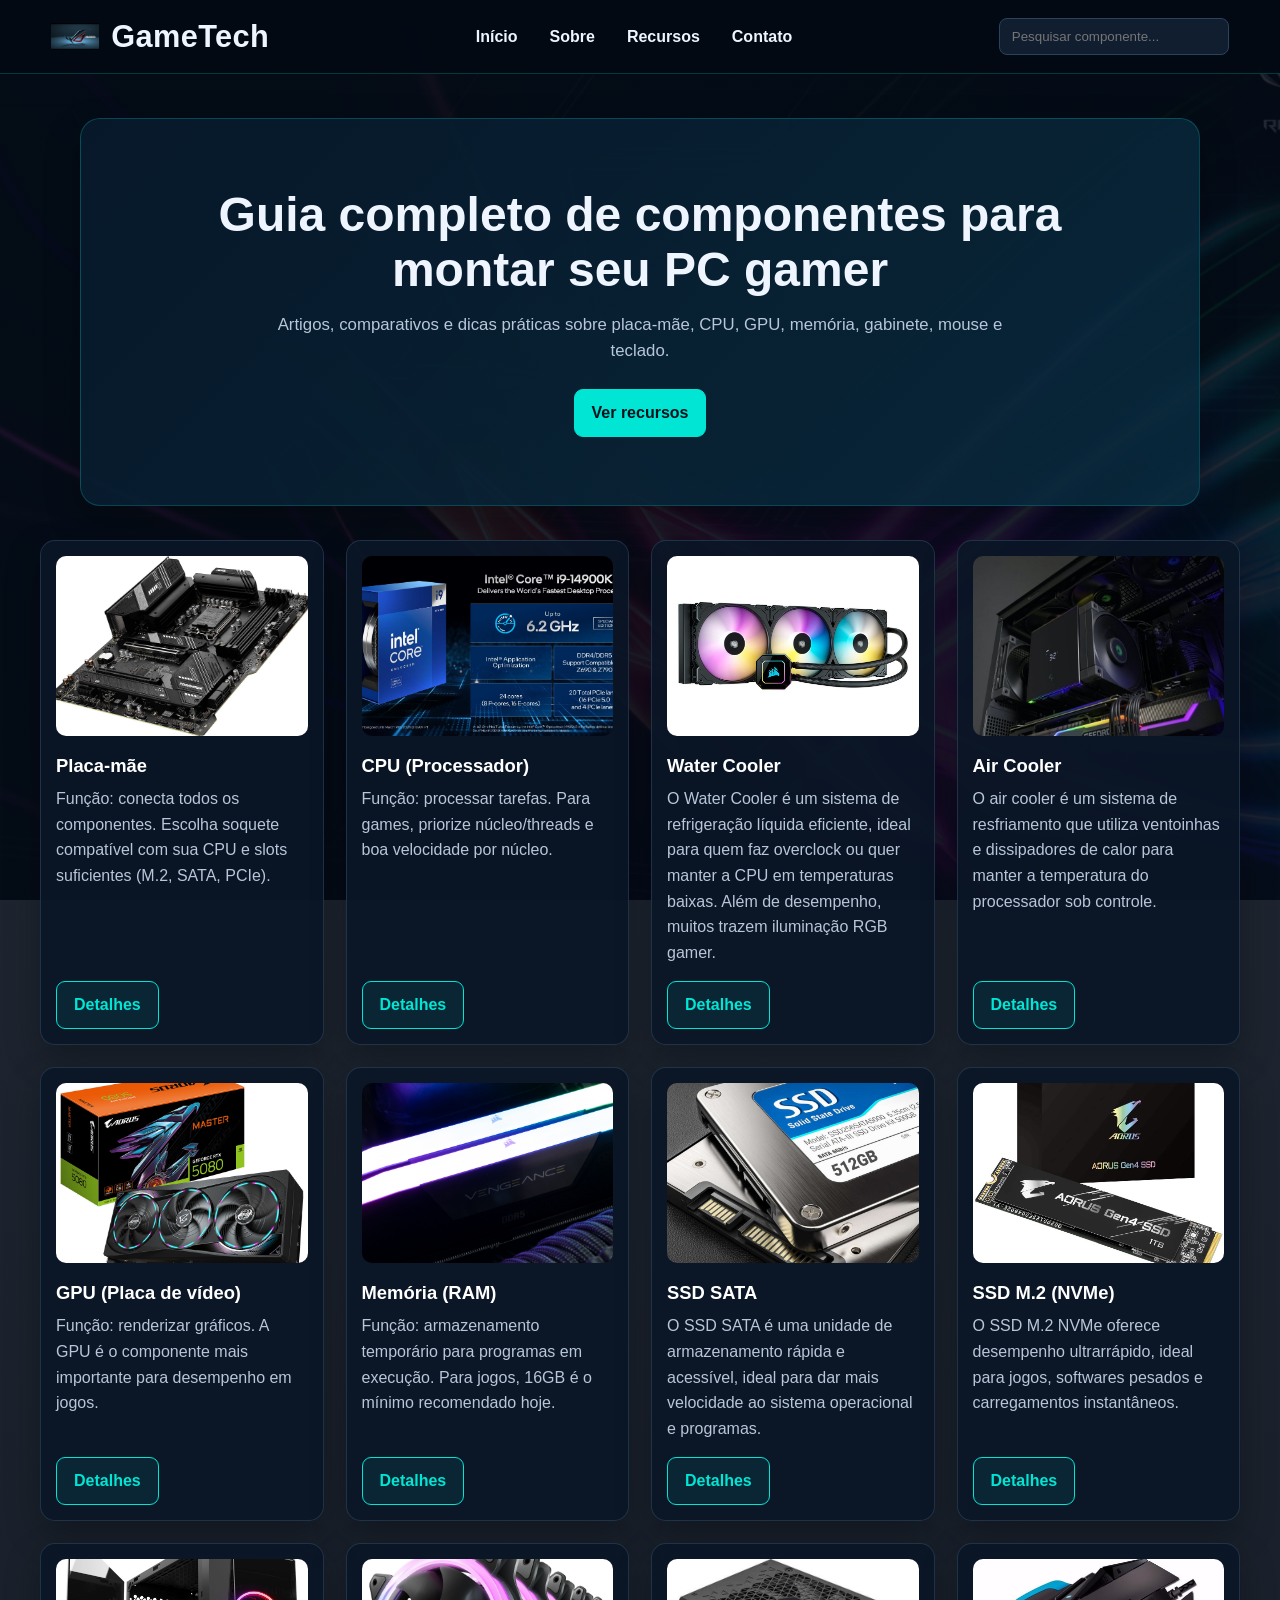
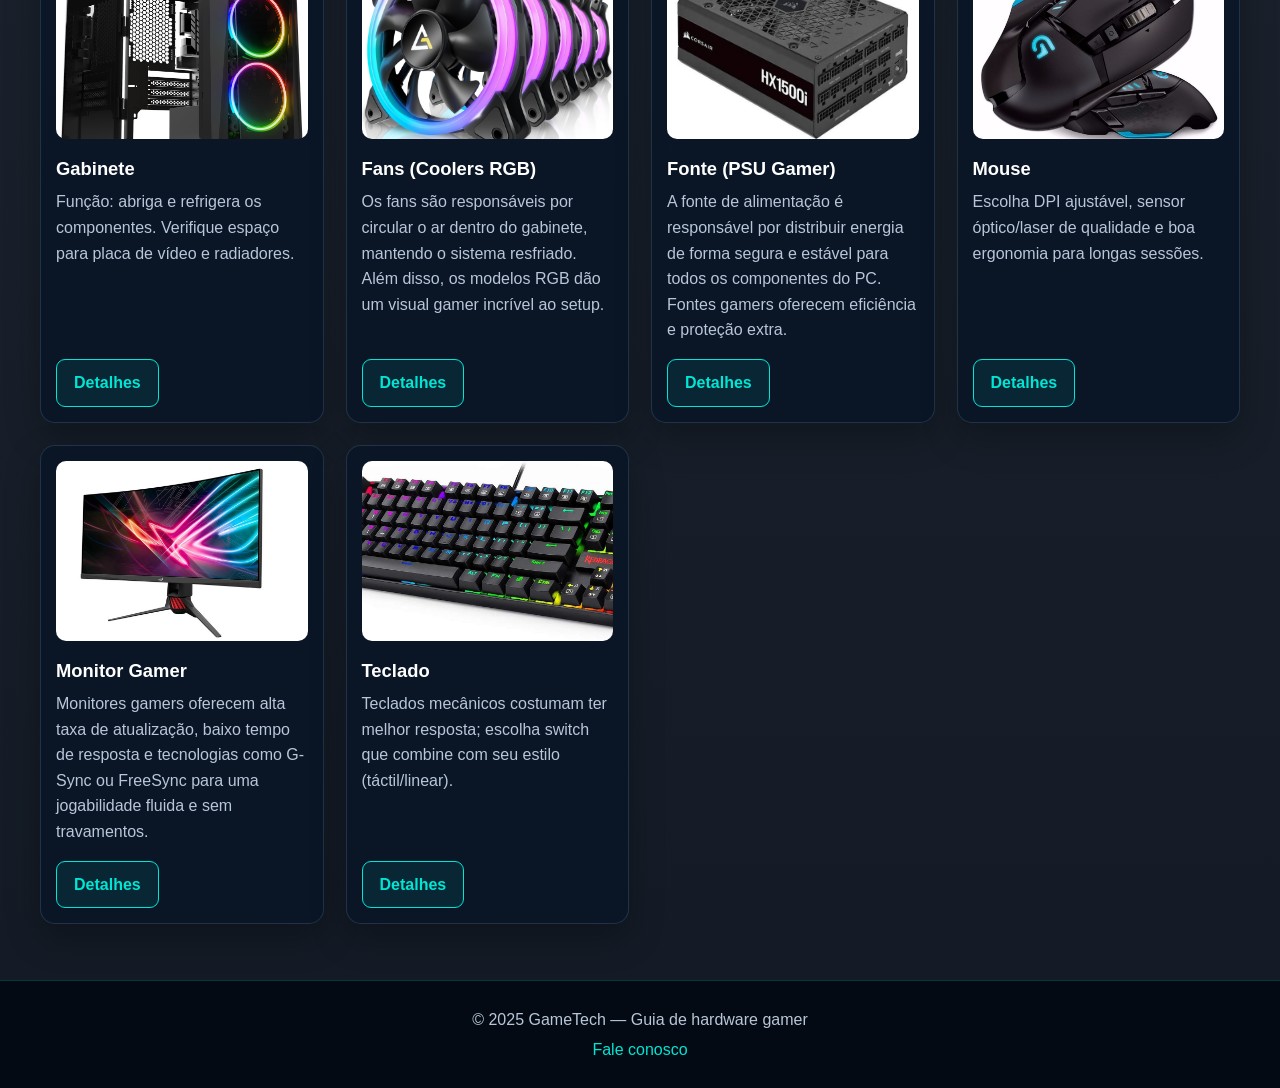
<file: index.html>
<!DOCTYPE html>
<html lang="pt-BR">
<head>
<meta charset="utf-8">
<meta name="viewport" content="width=device-width,initial-scale=1">
<title>GameTech — Componentes Gamer</title>
<link rel="stylesheet" href="style.css">
</head>
<body>
<header class="topbar">
<div class="brand">
<img src="logo.png" alt="Logo GameTech" class="logo">
<h1>GameTech</h1>
</div>
<nav class="main-nav">
<a href="index.html">Início</a>
<a href="sobre.html">Sobre</a>
<a href="recursos.html">Recursos</a>
<a href="contato.html">Contato</a>
</nav>
<div class="search-wrap">
<input id="searchInput" type="text" placeholder="Pesquisar componente...">
</div>
</header>

<main>
<section class="hero">
  <h2>Guia completo de componentes para montar seu PC gamer</h2>
  <p>Artigos, comparativos e dicas práticas sobre placa-mãe, CPU, GPU, memória, gabinete, mouse e teclado.</p>
  <a class="btn btn-primary" href="recursos.html">Ver recursos</a>
</section>

<section class="cards" id="cards">
<article class="card">
<img src="Placa-mae.jpg" width="500" height="300" alt="Placa-mãe">
<h3>Placa-mãe</h3>
<p>Função: conecta todos os componentes. Escolha soquete compatível com sua CPU e slots suficientes (M.2, SATA, PCIe).</p>
<a href="recursos.html#placa-mae" class="btn">Detalhes</a>
</article>


<article class="card">
<img src="cpu.jpg" width="500" height="300" alt="Processador">
<h3>CPU (Processador)</h3>
<p>Função: processar tarefas. Para games, priorize núcleo/threads e boa velocidade por núcleo.</p>
<a href="recursos.html#cpu" class="btn">Detalhes</a>
</article>


<article class="card">
  <img src="watercooler.jpg" width="500" height="300" alt="Water Cooler">
  <h3>Water Cooler</h3>
  <p>O Water Cooler é um sistema de refrigeração líquida eficiente, ideal para quem faz overclock ou quer manter a CPU em temperaturas baixas. Além de desempenho, muitos trazem iluminação RGB gamer.</p>
  <a href="recursos.html#watercooler" class="btn">Detalhes</a>
</article>


<article class="card">
  <img src="aircooler.jpg" width="500" height="300" alt="Air Cooler">
  <h3>Air Cooler</h3>
  <p>O air cooler é um sistema de resfriamento que utiliza ventoinhas e dissipadores de calor para manter a temperatura do processador sob controle.</p>
  <a href="recursos.html#aircooler" class="btn">Detalhes</a>
</article>



<article class="card">
<img src="gpu.jpg" width="500" height="300" alt="Placa de vídeo">
<h3>GPU (Placa de vídeo)</h3>
<p>Função: renderizar gráficos. A GPU é o componente mais importante para desempenho em jogos.</p>
<a href="recursos.html#gpu" class="btn">Detalhes</a>
</article>


<article class="card">
<img src="ram.jpg" width="500" height="300" alt="Memória RAM">
<h3>Memória (RAM)</h3>
<p>Função: armazenamento temporário para programas em execução. Para jogos, 16GB é o mínimo recomendado hoje.</p>
<a href="recursos.html#ram" class="btn">Detalhes</a>
</article>



<article class="card">
  <img src="ssd-sata.jpg" width="500" height="300" alt="SSD SATA">
  <h3>SSD SATA</h3>
  <p>O SSD SATA é uma unidade de armazenamento rápida e acessível, ideal para dar mais velocidade ao sistema operacional e programas.</p>
  <a href="recursos.html#ssd-sata" class="btn">Detalhes</a>
</article>


<article class="card">
  <img src="ssd-m2.jpg" width="500" height="300" alt="SSD M.2 NVMe">
  <h3>SSD M.2 (NVMe)</h3>
  <p>O SSD M.2 NVMe oferece desempenho ultrarrápido, ideal para jogos, softwares pesados e carregamentos instantâneos.</p>
  <a href="recursos.html#ssd-m2" class="btn">Detalhes</a>
</article>


<article class="card">
<img src="gabinete.jpg" width="500" height="300" alt="Gabinete">
<h3>Gabinete</h3>
<p>Função: abriga e refrigera os componentes. Verifique espaço para placa de vídeo e radiadores.</p>
<a href="recursos.html#gabinete" class="btn">Detalhes</a>
</article>


<article class="card">
  <img src="fans.jpg" width="500" height="300" alt="Fans RGB">
  <h3>Fans (Coolers RGB)</h3>
  <p>Os fans são responsáveis por circular o ar dentro do gabinete, mantendo o sistema resfriado. Além disso, os modelos RGB dão um visual gamer incrível ao setup.</p>
  <a href="recursos.html#fans" class="btn">Detalhes</a>
</article>


<article class="card">
  <img src="psu.jpg" width="500" height="300" alt="Fonte Gamer">
  <h3>Fonte (PSU Gamer)</h3>
  <p>A fonte de alimentação é responsável por distribuir energia de forma segura e estável para todos os componentes do PC. Fontes gamers oferecem eficiência e proteção extra.</p>
  <a href="recursos.html#psu" class="btn">Detalhes</a>
</article>


<article class="card">
<img src="mouse.jpg" width="500" height="300" alt="Mouse gamer">
<h3>Mouse</h3>
<p>Escolha DPI ajustável, sensor óptico/laser de qualidade e boa ergonomia para longas sessões.</p>
<a href="recursos.html#mouse" class="btn">Detalhes</a>
</article>

<article class="card">
  <img src="monitor.jpg" width="500" height="300" alt="Monitor Gamer">
  <h3>Monitor Gamer</h3>
  <p>Monitores gamers oferecem alta taxa de atualização, baixo tempo de resposta e tecnologias como G-Sync ou FreeSync para uma jogabilidade fluida e sem travamentos.</p>
  <a href="recursos.html#monitor" class="btn">Detalhes</a>
</article>



<article class="card">
<img src="teclado.jpg" width="500" height="300" alt="Teclado gamer">
<h3>Teclado</h3>
<p>Teclados mecânicos costumam ter melhor resposta; escolha switch que combine com seu estilo (táctil/linear).</p>
<a href="recursos.html#teclado" class="btn">Detalhes</a>
</article>
</section>
</main>


<footer>
<div class="footer-inner">
<p>© 2025 GameTech — Guia de hardware gamer</p>
<p><a href="contato.html">Fale conosco</a></p>
</div>
</footer>


<script src="script.js"></script>
</body>
</html>
</file>
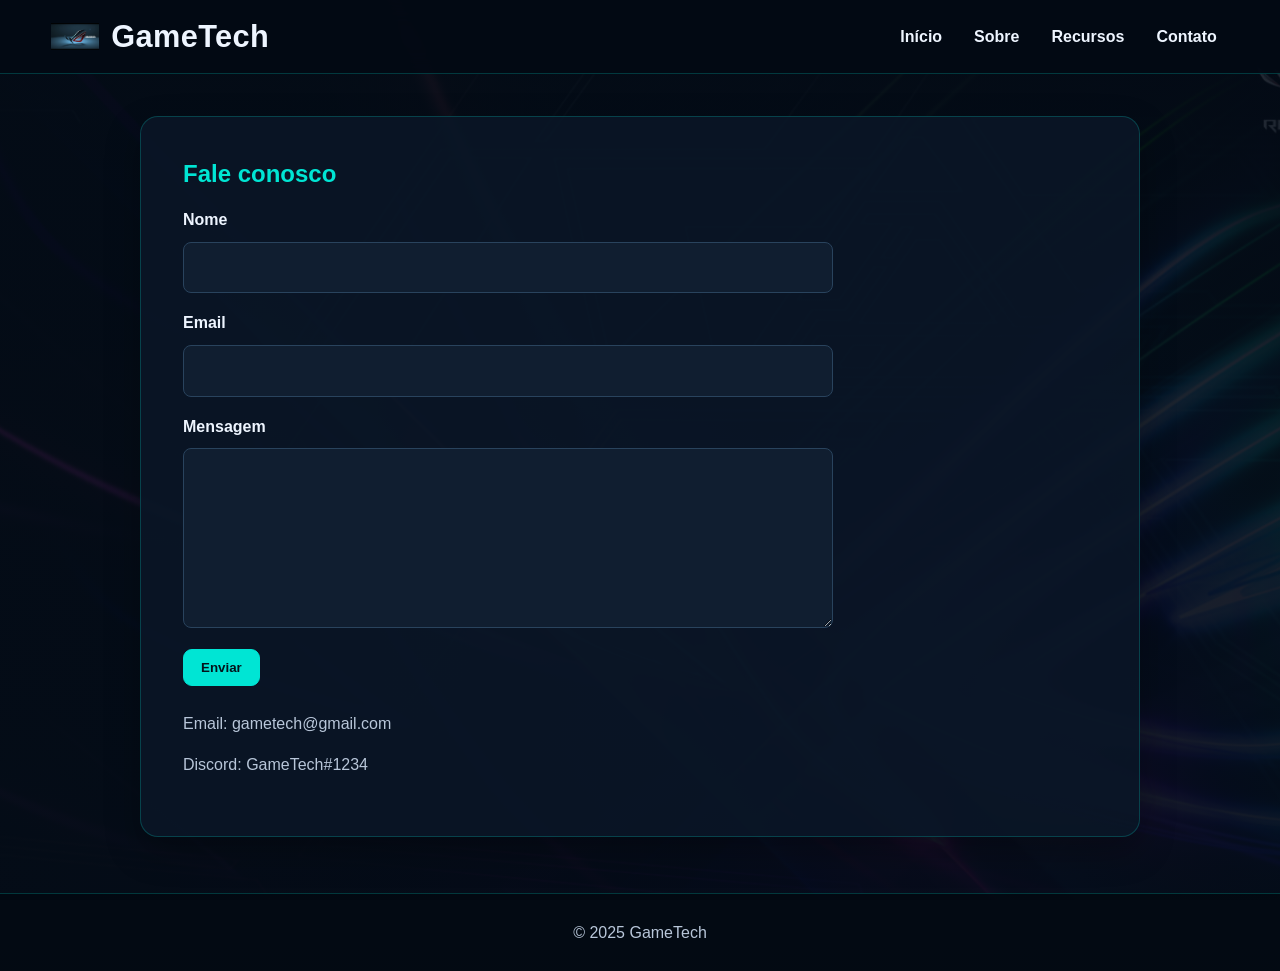
<file: contato.html>
<!DOCTYPE html>
<html lang="pt-BR">
<head>
<meta charset="utf-8">
<meta name="viewport" content="width=device-width,initial-scale=1">
<title>Contato — GameTech</title>
<link rel="stylesheet" href="style.css">
</head>
<body>
<header class="topbar">
<div class="brand"><img src="logo.png" class="logo" alt="logo"><h1>GameTech</h1></div>
<nav class="main-nav">
<a href="index.html">Início</a>
<a href="sobre.html">Sobre</a>
<a href="recursos.html">Recursos</a>
<a href="contato.html">Contato</a>
</nav>
</header>


<main class="content contact">
<h2>Fale conosco</h2>
<form id="contactForm">
<label>Nome</label>
<input type="text" id="name" required>


<label>Email</label>
<input type="email" id="email" required>


<label>Mensagem</label>
<textarea id="message" rows="6" required></textarea>


<button type="submit" class="btn btn-primary">Enviar</button>
</form>


<div class="contact-info">
<p>Email: gametech@gmail.com</p>
<p>Discord: GameTech#1234</p>
</div>
</main>


<footer>
<p>© 2025 GameTech</p>
</footer>


<script src="script.js"></script>
</body>
</html>
</file>
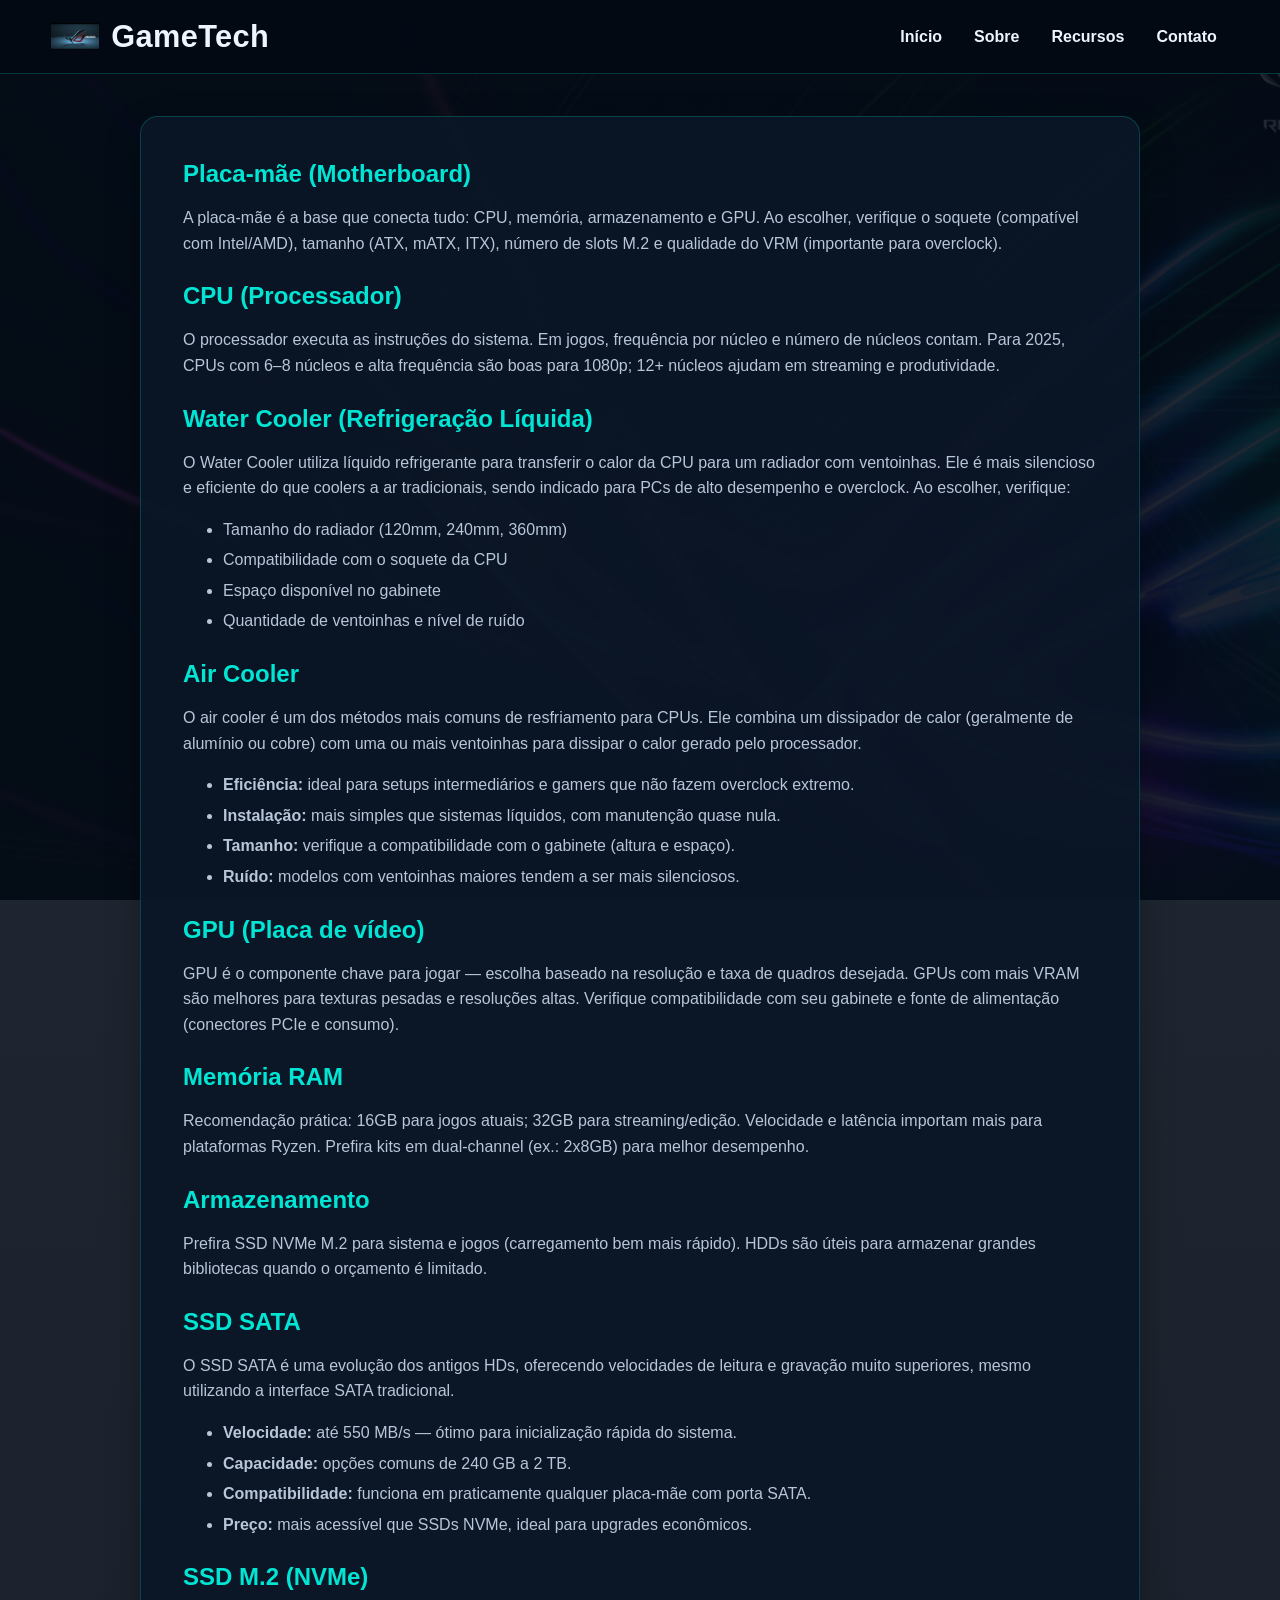
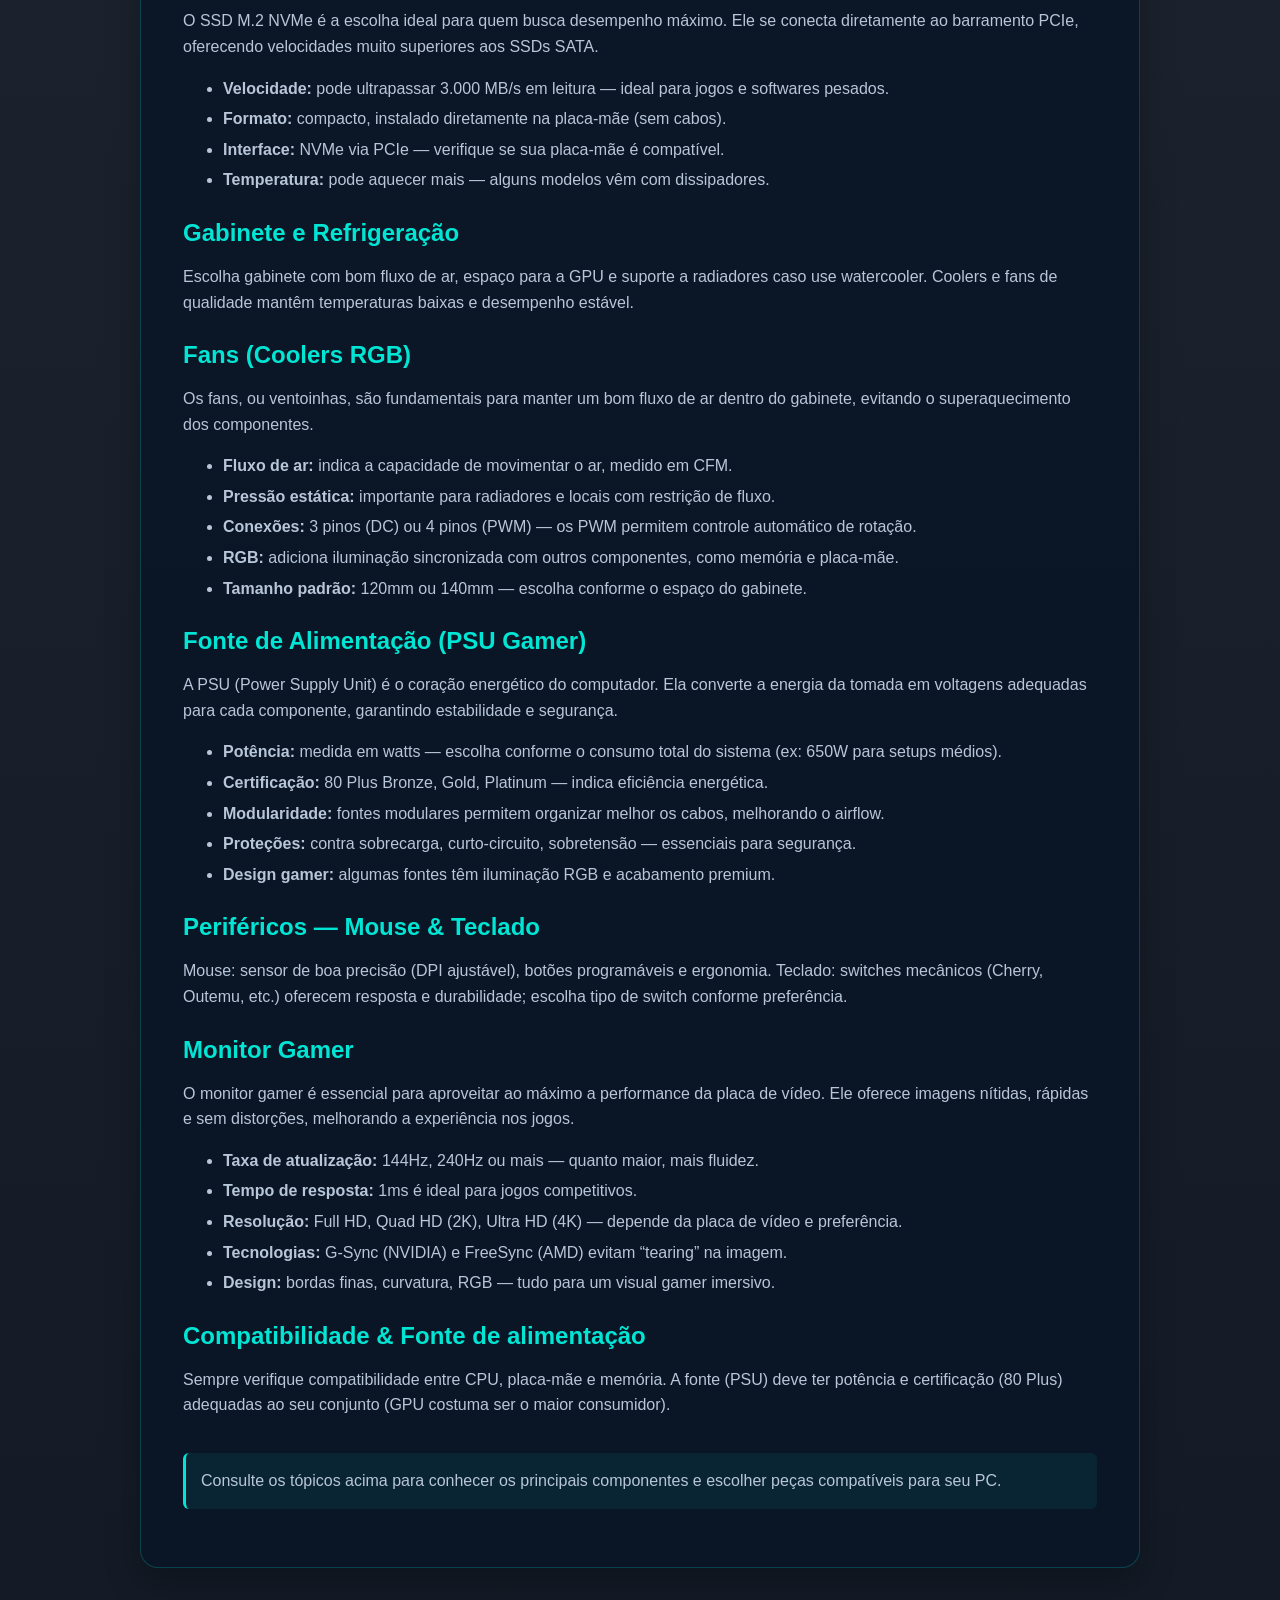
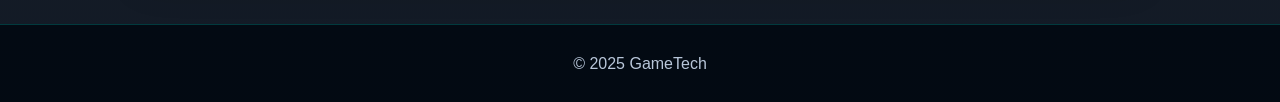
<file: recursos.html>
<!DOCTYPE html>
<html lang="pt-BR">
<head>
<meta charset="utf-8">
<meta name="viewport" content="width=device-width,initial-scale=1">
<title>Recursos — GameTech</title>
<link rel="stylesheet" href="style.css">
</head>
<body>
<header class="topbar">
<div class="brand"><img src="logo.png" class="logo" alt="logo"><h1>GameTech</h1></div>
<nav class="main-nav">
<a href="index.html">Início</a>
<a href="sobre.html">Sobre</a>
<a href="recursos.html">Recursos</a>
<a href="contato.html">Contato</a>
</nav>
</header>


<main class="content resources">
<h2 id="placa-mae">Placa-mãe (Motherboard)</h2>
<p>A placa-mãe é a base que conecta tudo: CPU, memória, armazenamento e GPU. Ao escolher, verifique o soquete (compatível com Intel/AMD), tamanho (ATX, mATX, ITX), número de slots M.2 e qualidade do VRM (importante para overclock).</p>


<h2 id="cpu">CPU (Processador)</h2>
<p>O processador executa as instruções do sistema. Em jogos, frequência por núcleo e número de núcleos contam. Para 2025, CPUs com 6–8 núcleos e alta frequência são boas para 1080p; 12+ núcleos ajudam em streaming e produtividade.</p>


<h2 id="watercooler">Water Cooler (Refrigeração Líquida)</h2>
<p>
O Water Cooler utiliza líquido refrigerante para transferir o calor da CPU para um radiador com ventoinhas. 
Ele é mais silencioso e eficiente do que coolers a ar tradicionais, sendo indicado para PCs de alto desempenho e overclock.
Ao escolher, verifique:
</p>
<ul>
  <li>Tamanho do radiador (120mm, 240mm, 360mm)</li>
  <li>Compatibilidade com o soquete da CPU</li>
  <li>Espaço disponível no gabinete</li>
  <li>Quantidade de ventoinhas e nível de ruído</li>
</ul>

<h2 id="aircooler">Air Cooler</h2>
<p>
O air cooler é um dos métodos mais comuns de resfriamento para CPUs. Ele combina um dissipador de calor (geralmente de alumínio ou cobre) com uma ou mais ventoinhas para dissipar o calor gerado pelo processador.
</p>
<ul>
  <li><b>Eficiência:</b> ideal para setups intermediários e gamers que não fazem overclock extremo.</li>
  <li><b>Instalação:</b> mais simples que sistemas líquidos, com manutenção quase nula.</li>
  <li><b>Tamanho:</b> verifique a compatibilidade com o gabinete (altura e espaço).</li>
  <li><b>Ruído:</b> modelos com ventoinhas maiores tendem a ser mais silenciosos.</li>
</ul>


<h2 id="gpu">GPU (Placa de vídeo)</h2>
<p>GPU é o componente chave para jogar — escolha baseado na resolução e taxa de quadros desejada. GPUs com mais VRAM são melhores para texturas pesadas e resoluções altas. Verifique compatibilidade com seu gabinete e fonte de alimentação (conectores PCIe e consumo).</p>


<h2 id="ram">Memória RAM</h2>
<p>Recomendação prática: 16GB para jogos atuais; 32GB para streaming/edição. Velocidade e latência importam mais para plataformas Ryzen. Prefira kits em dual-channel (ex.: 2x8GB) para melhor desempenho.</p>


<h2 id="armazenamento">Armazenamento</h2>
<p>Prefira SSD NVMe M.2 para sistema e jogos (carregamento bem mais rápido). HDDs são úteis para armazenar grandes bibliotecas quando o orçamento é limitado.</p>


<h2 id="ssd-sata">SSD SATA</h2>
<p>
O SSD SATA é uma evolução dos antigos HDs, oferecendo velocidades de leitura e gravação muito superiores, mesmo utilizando a interface SATA tradicional.
</p>
<ul>
  <li><b>Velocidade:</b> até 550 MB/s — ótimo para inicialização rápida do sistema.</li>
  <li><b>Capacidade:</b> opções comuns de 240 GB a 2 TB.</li>
  <li><b>Compatibilidade:</b> funciona em praticamente qualquer placa-mãe com porta SATA.</li>
  <li><b>Preço:</b> mais acessível que SSDs NVMe, ideal para upgrades econômicos.</li>
</ul>


<h2 id="ssd-m2">SSD M.2 (NVMe)</h2>
<p>
O SSD M.2 NVMe é a escolha ideal para quem busca desempenho máximo. Ele se conecta diretamente ao barramento PCIe, oferecendo velocidades muito superiores aos SSDs SATA.
</p>
<ul>
  <li><b>Velocidade:</b> pode ultrapassar 3.000 MB/s em leitura — ideal para jogos e softwares pesados.</li>
  <li><b>Formato:</b> compacto, instalado diretamente na placa-mãe (sem cabos).</li>
  <li><b>Interface:</b> NVMe via PCIe — verifique se sua placa-mãe é compatível.</li>
  <li><b>Temperatura:</b> pode aquecer mais — alguns modelos vêm com dissipadores.</li>
</ul>


<h2 id="gabinete">Gabinete e Refrigeração</h2>
<p>Escolha gabinete com bom fluxo de ar, espaço para a GPU e suporte a radiadores caso use watercooler. Coolers e fans de qualidade mantêm temperaturas baixas e desempenho estável.</p>


<h2 id="fans">Fans (Coolers RGB)</h2>
<p>
Os fans, ou ventoinhas, são fundamentais para manter um bom fluxo de ar dentro do gabinete, evitando o superaquecimento dos componentes.
</p>
<ul>
  <li><b>Fluxo de ar:</b> indica a capacidade de movimentar o ar, medido em CFM.</li>
  <li><b>Pressão estática:</b> importante para radiadores e locais com restrição de fluxo.</li>
  <li><b>Conexões:</b> 3 pinos (DC) ou 4 pinos (PWM) — os PWM permitem controle automático de rotação.</li>
  <li><b>RGB:</b> adiciona iluminação sincronizada com outros componentes, como memória e placa-mãe.</li>
  <li><b>Tamanho padrão:</b> 120mm ou 140mm — escolha conforme o espaço do gabinete.</li>
</ul>

<h2 id="psu">Fonte de Alimentação (PSU Gamer)</h2>
<p>
A PSU (Power Supply Unit) é o coração energético do computador. Ela converte a energia da tomada em voltagens adequadas para cada componente, garantindo estabilidade e segurança.
</p>
<ul>
  <li><b>Potência:</b> medida em watts — escolha conforme o consumo total do sistema (ex: 650W para setups médios).</li>
  <li><b>Certificação:</b> 80 Plus Bronze, Gold, Platinum — indica eficiência energética.</li>
  <li><b>Modularidade:</b> fontes modulares permitem organizar melhor os cabos, melhorando o airflow.</li>
  <li><b>Proteções:</b> contra sobrecarga, curto-circuito, sobretensão — essenciais para segurança.</li>
  <li><b>Design gamer:</b> algumas fontes têm iluminação RGB e acabamento premium.</li>
</ul>



<h2 id="perifericos">Periféricos — Mouse & Teclado</h2>
<p>Mouse: sensor de boa precisão (DPI ajustável), botões programáveis e ergonomia. Teclado: switches mecânicos (Cherry, Outemu, etc.) oferecem resposta e durabilidade; escolha tipo de switch conforme preferência.</p>

<h2 id="monitor">Monitor Gamer</h2>
<p>
O monitor gamer é essencial para aproveitar ao máximo a performance da placa de vídeo. Ele oferece imagens nítidas, rápidas e sem distorções, melhorando a experiência nos jogos.
</p>
<ul>
  <li><b>Taxa de atualização:</b> 144Hz, 240Hz ou mais — quanto maior, mais fluidez.</li>
  <li><b>Tempo de resposta:</b> 1ms é ideal para jogos competitivos.</li>
  <li><b>Resolução:</b> Full HD, Quad HD (2K), Ultra HD (4K) — depende da placa de vídeo e preferência.</li>
  <li><b>Tecnologias:</b> G-Sync (NVIDIA) e FreeSync (AMD) evitam “tearing” na imagem.</li>
  <li><b>Design:</b> bordas finas, curvatura, RGB — tudo para um visual gamer imersivo.</li>
</ul>

<h2 id="compatibilidade">Compatibilidade & Fonte de alimentação</h2>
<p>Sempre verifique compatibilidade entre CPU, placa-mãe e memória. A fonte (PSU) deve ter potência e certificação (80 Plus) adequadas ao seu conjunto (GPU costuma ser o maior consumidor).</p>


<p class="download-note">Consulte os tópicos acima para conhecer os principais componentes e escolher peças compatíveis para seu PC.</p>
</main>


<footer>
<p>© 2025 GameTech</p>
</footer>
</body>
</html>
</file>
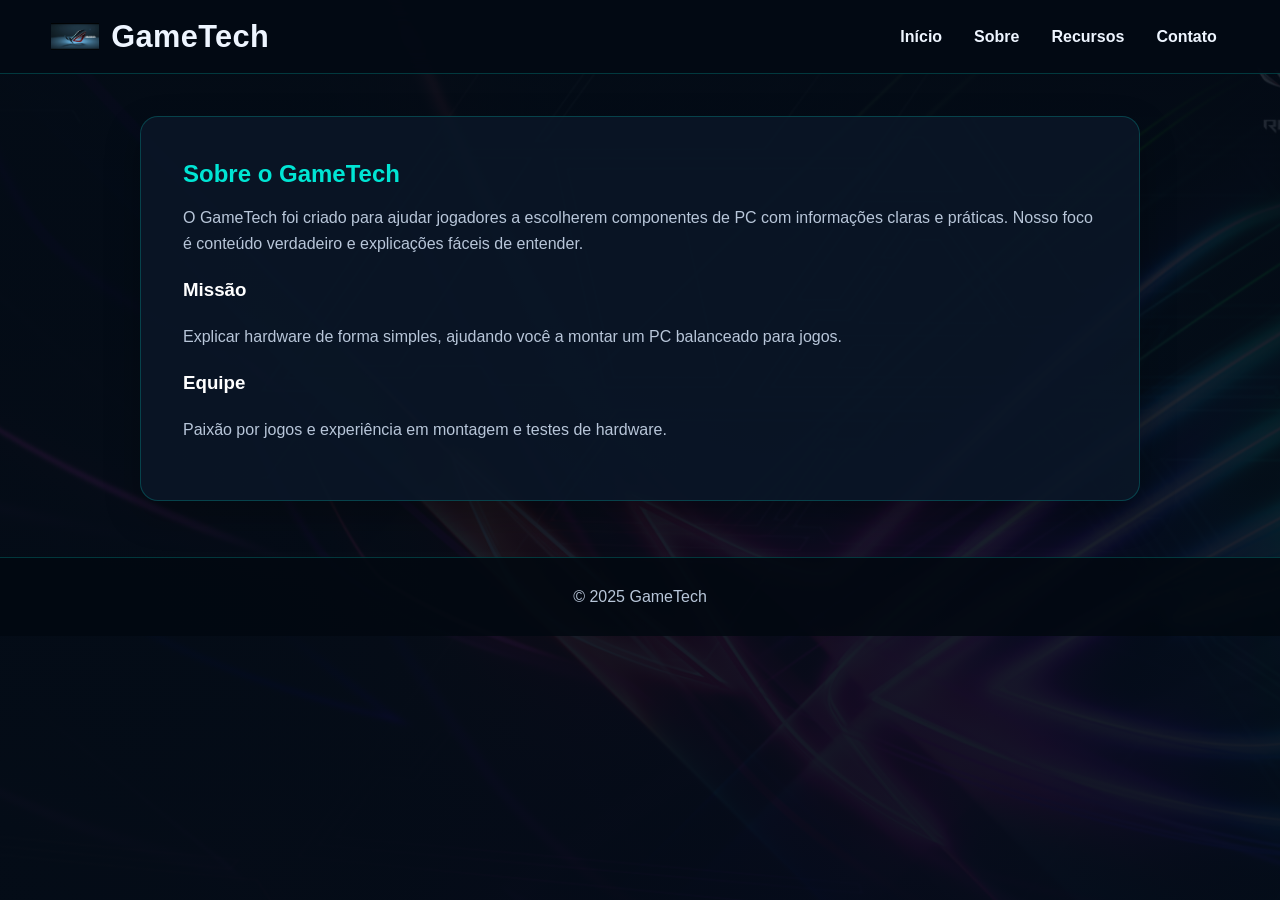
<file: sobre.html>
<!DOCTYPE html>
<html lang="pt-BR">
<head>
<meta charset="utf-8">
<meta name="viewport" content="width=device-width,initial-scale=1">
<title>Sobre — GameTech</title>
<link rel="stylesheet" href="style.css">
</head>
<body>
<header class="topbar">
<div class="brand"><img src="logo.png" class="logo" alt="logo"><h1>GameTech</h1></div>
<nav class="main-nav">
<a href="index.html">Início</a>
<a href="sobre.html">Sobre</a>
<a href="recursos.html">Recursos</a>
<a href="contato.html">Contato</a>
</nav>
</header>

<main class="content">
<h2>Sobre o GameTech</h2>
<p>O GameTech foi criado para ajudar jogadores a escolherem componentes de PC com informações claras e práticas. Nosso foco é conteúdo verdadeiro e explicações fáceis de entender.</p>


<h3>Missão</h3>
<p>Explicar hardware de forma simples, ajudando você a montar um PC balanceado para jogos.</p>


<h3>Equipe</h3>
<p>Paixão por jogos e experiência em montagem e testes de hardware.</p>
</main>


<footer>
<p>© 2025 GameTech</p>
</footer>
</body>
</html>
</file>
<file: style.css>
/* GameTech — estilo principal */
:root {
  --bg: #07111f;
  --panel: rgba(10, 22, 38, .92);
  --panel-soft: rgba(15, 31, 51, .88);
  --text: #eef5ff;
  --muted: #b8c6d9;
  --accent: #00e5d4;
  --accent-2: #32a8ff;
  --border: rgba(0, 229, 212, .22);
  --shadow: 0 14px 35px rgba(0, 0, 0, .28);
}

* { box-sizing: border-box; }
html { scroll-behavior: smooth; }
body {
  margin: 0;
  min-height: 100vh;
  font-family: Inter, Segoe UI, Arial, sans-serif;
  color: var(--text);
  line-height: 1.6;
  background: linear-gradient(rgba(4, 12, 24, .88), rgba(4, 12, 24, .94)), url("fundo.jpg") center / cover fixed;
}
a { color: var(--accent); }
a:hover { color: #8ffff5; }

.topbar {
  display: flex;
  align-items: center;
  justify-content: space-between;
  gap: 22px;
  padding: 12px clamp(16px, 4vw, 56px);
  background: rgba(3, 10, 20, .88);
  border-bottom: 1px solid var(--border);
  backdrop-filter: blur(12px);
  position: sticky;
  top: 0;
  z-index: 20;
}
.brand { display: flex; align-items: center; gap: 12px; min-width: max-content; }
.brand h1 { margin: 0; font-size: clamp(1.35rem, 2.4vw, 2rem); letter-spacing: .4px; }
.logo { width: 48px; height: 48px; object-fit: contain; border-radius: 10px; }
.main-nav { display: flex; flex-wrap: wrap; justify-content: center; gap: 8px; }
.main-nav a {
  color: var(--text); text-decoration: none; font-weight: 650;
  padding: 9px 12px; border-radius: 8px; transition: .2s ease;
}
.main-nav a:hover, .main-nav a:focus-visible { color: var(--accent); background: rgba(0, 229, 212, .1); }
.search-wrap input {
  width: min(230px, 22vw); min-width: 150px; padding: 10px 12px;
  color: var(--text); background: #101e30; border: 1px solid #29435d; border-radius: 8px; outline: none;
}
.search-wrap input:focus { border-color: var(--accent); box-shadow: 0 0 0 3px rgba(0, 229, 212, .12); }

.hero {
  width: min(1120px, calc(100% - 36px)); margin: 44px auto 34px;
  padding: clamp(30px, 6vw, 68px); text-align: center;
  background: linear-gradient(135deg, rgba(7, 25, 43, .96), rgba(9, 43, 62, .86));
  border: 1px solid var(--border); border-radius: 20px; box-shadow: var(--shadow);
}
.hero h2 { max-width: 850px; margin: 0 auto 14px; font-size: clamp(1.8rem, 4vw, 3rem); line-height: 1.15; }
.hero p { max-width: 760px; margin: 0 auto 24px; color: var(--muted); font-size: 1.05rem; }
.btn {
  display: inline-block; padding: 10px 17px; border: 1px solid var(--accent);
  border-radius: 9px; color: var(--accent); background: rgba(0, 229, 212, .08);
  text-decoration: none; font-weight: 700; transition: .2s ease; cursor: pointer;
}
.btn:hover { color: #04131b; background: var(--accent); transform: translateY(-1px); }
.btn-primary { color: #04131b; background: var(--accent); }
.btn-primary:hover { background: #8ffff5; border-color: #8ffff5; }

.cards {
  width: min(1200px, calc(100% - 36px)); margin: 0 auto 56px;
  display: grid; grid-template-columns: repeat(auto-fit, minmax(230px, 1fr)); gap: 22px;
}
.card {
  min-width: 0; overflow: hidden; display: flex; flex-direction: column;
  padding: 15px; background: var(--panel); border: 1px solid rgba(117, 163, 204, .2);
  border-radius: 15px; box-shadow: var(--shadow); transition: transform .2s ease, border-color .2s ease;
}
.card:hover { transform: translateY(-4px); border-color: var(--accent); }
.card img { width: 100%; height: 180px; object-fit: cover; border-radius: 10px; background: #14263a; }
.card h3 { margin: 15px 0 6px; font-size: 1.15rem; color: #fff; }
.card p { margin: 0 0 16px; color: var(--muted); flex: 1; }
.card .btn { align-self: flex-start; }

.content {
  width: min(1000px, calc(100% - 36px)); margin: 42px auto 56px; padding: clamp(22px, 4vw, 42px);
  background: var(--panel); border: 1px solid var(--border); border-radius: 18px; box-shadow: var(--shadow);
}
.content h2 { margin: 25px 0 10px; color: var(--accent); line-height: 1.25; scroll-margin-top: 100px; }
.content h2:first-child { margin-top: 0; }
.content h3 { color: #fff; }
.content p, .content li { color: var(--muted); }
.content li { margin: 5px 0; }
.download-note { margin-top: 35px; padding: 15px; background: rgba(0, 229, 212, .07); border-left: 3px solid var(--accent); border-radius: 6px; }

.contact form { display: grid; gap: 9px; max-width: 650px; }
.contact label { margin-top: 8px; font-weight: 650; }
.contact input, .contact textarea {
  width: 100%; padding: 12px; color: var(--text); background: #101e30;
  border: 1px solid #29435d; border-radius: 8px; font: inherit;
}
.contact input:focus, .contact textarea:focus { outline: 2px solid rgba(0, 229, 212, .45); border-color: var(--accent); }
.contact button { justify-self: start; margin-top: 12px; }
.contact-info { margin-top: 25px; color: var(--muted); }
footer { padding: 22px 18px; text-align: center; color: var(--muted); background: rgba(2, 8, 16, .88); border-top: 1px solid var(--border); }
footer p { margin: 4px; }
footer a { text-decoration: none; }

@media (max-width: 780px) {
  .topbar { position: static; flex-direction: column; gap: 12px; }
  .main-nav { gap: 2px; }
  .search-wrap, .search-wrap input { width: 100%; }
  .hero { margin-top: 22px; }
}
@media (max-width: 480px) {
  .main-nav a { padding: 7px 9px; font-size: .93rem; }
  .cards { grid-template-columns: 1fr; }
  .card img { height: 210px; }
}
</file>
